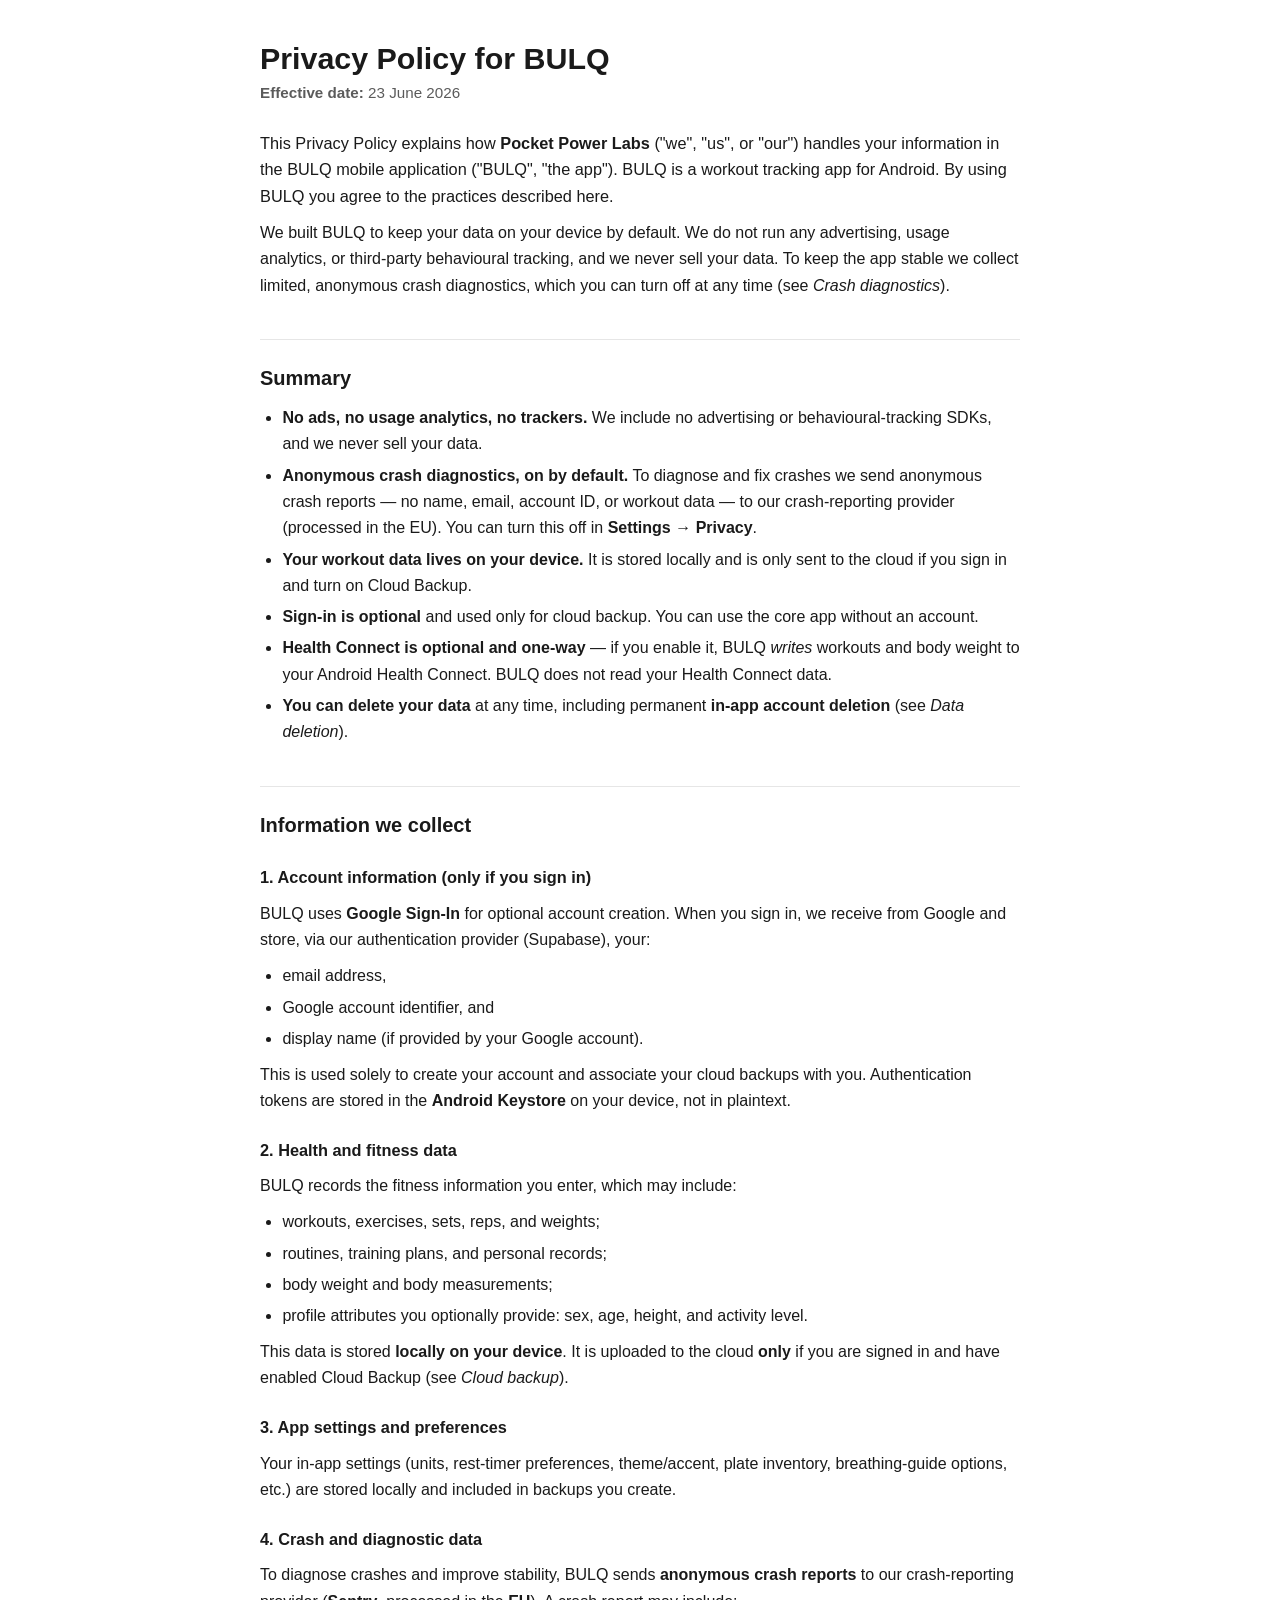
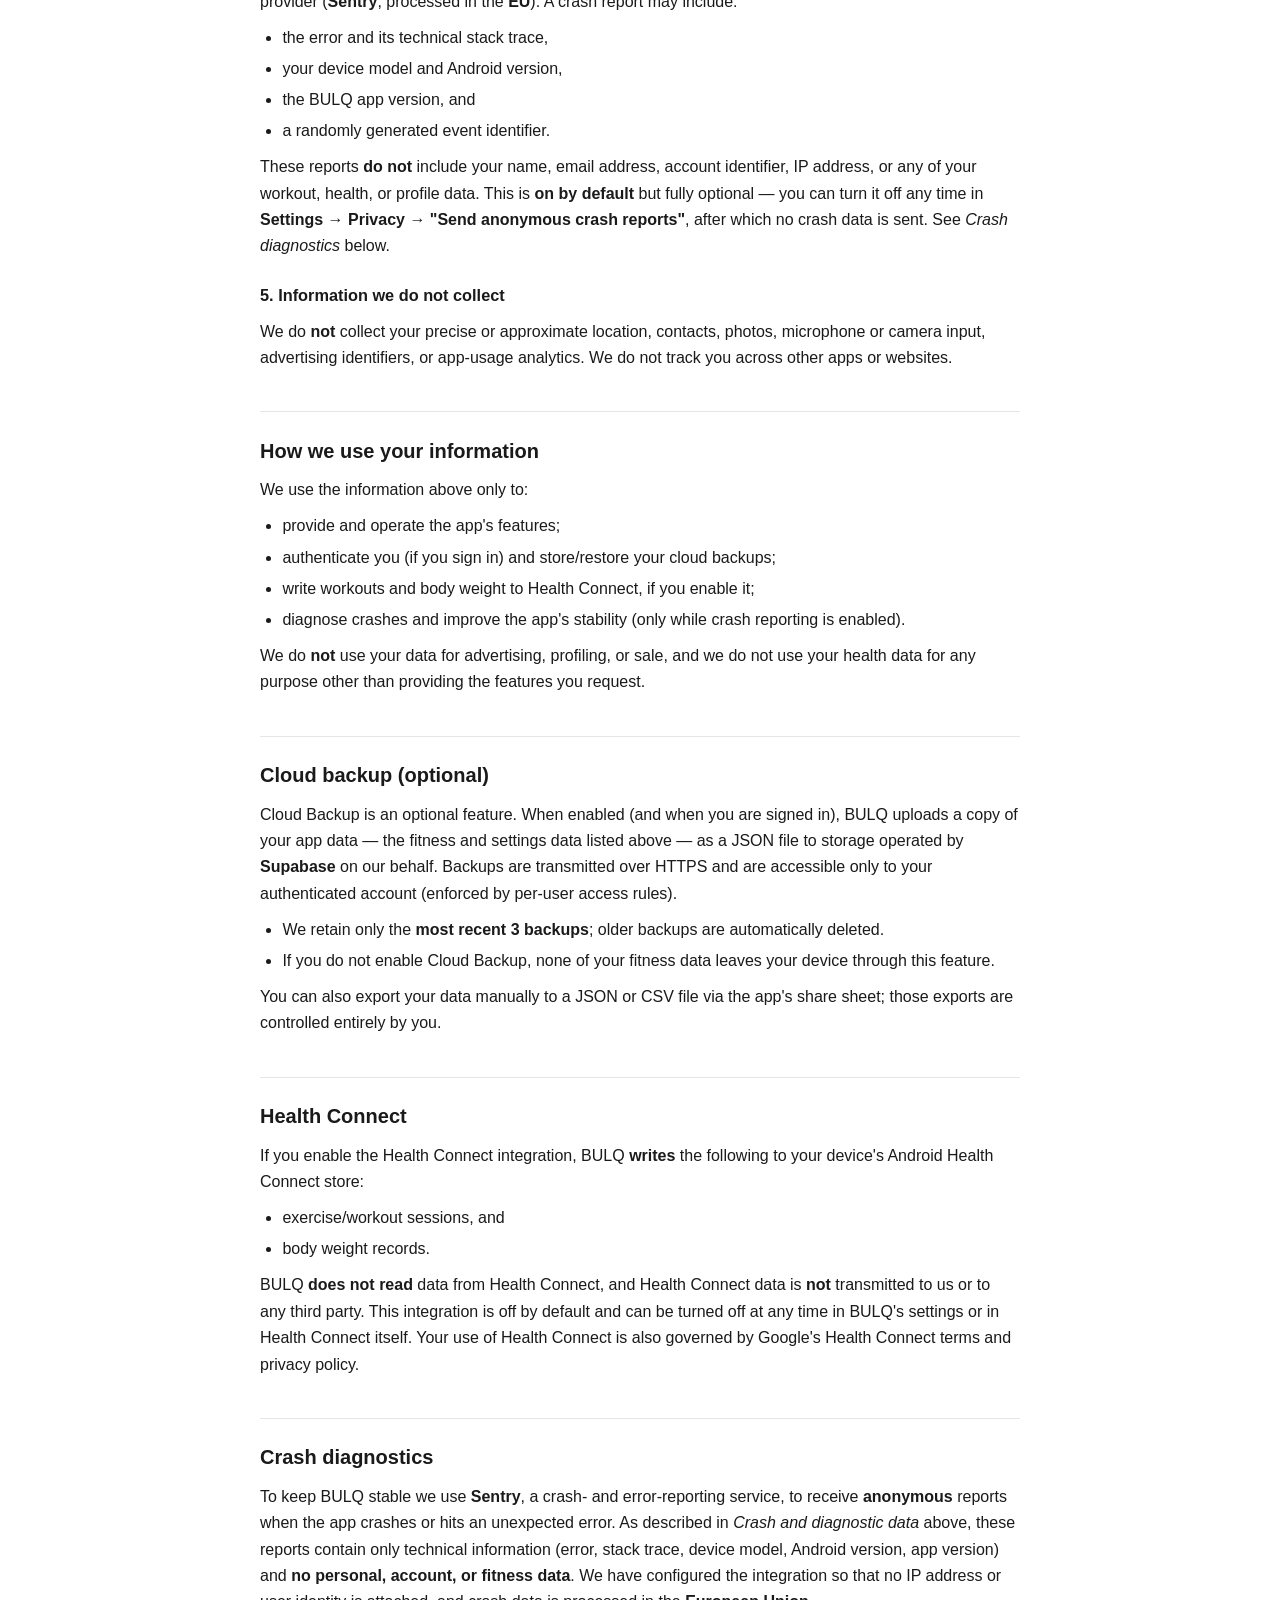
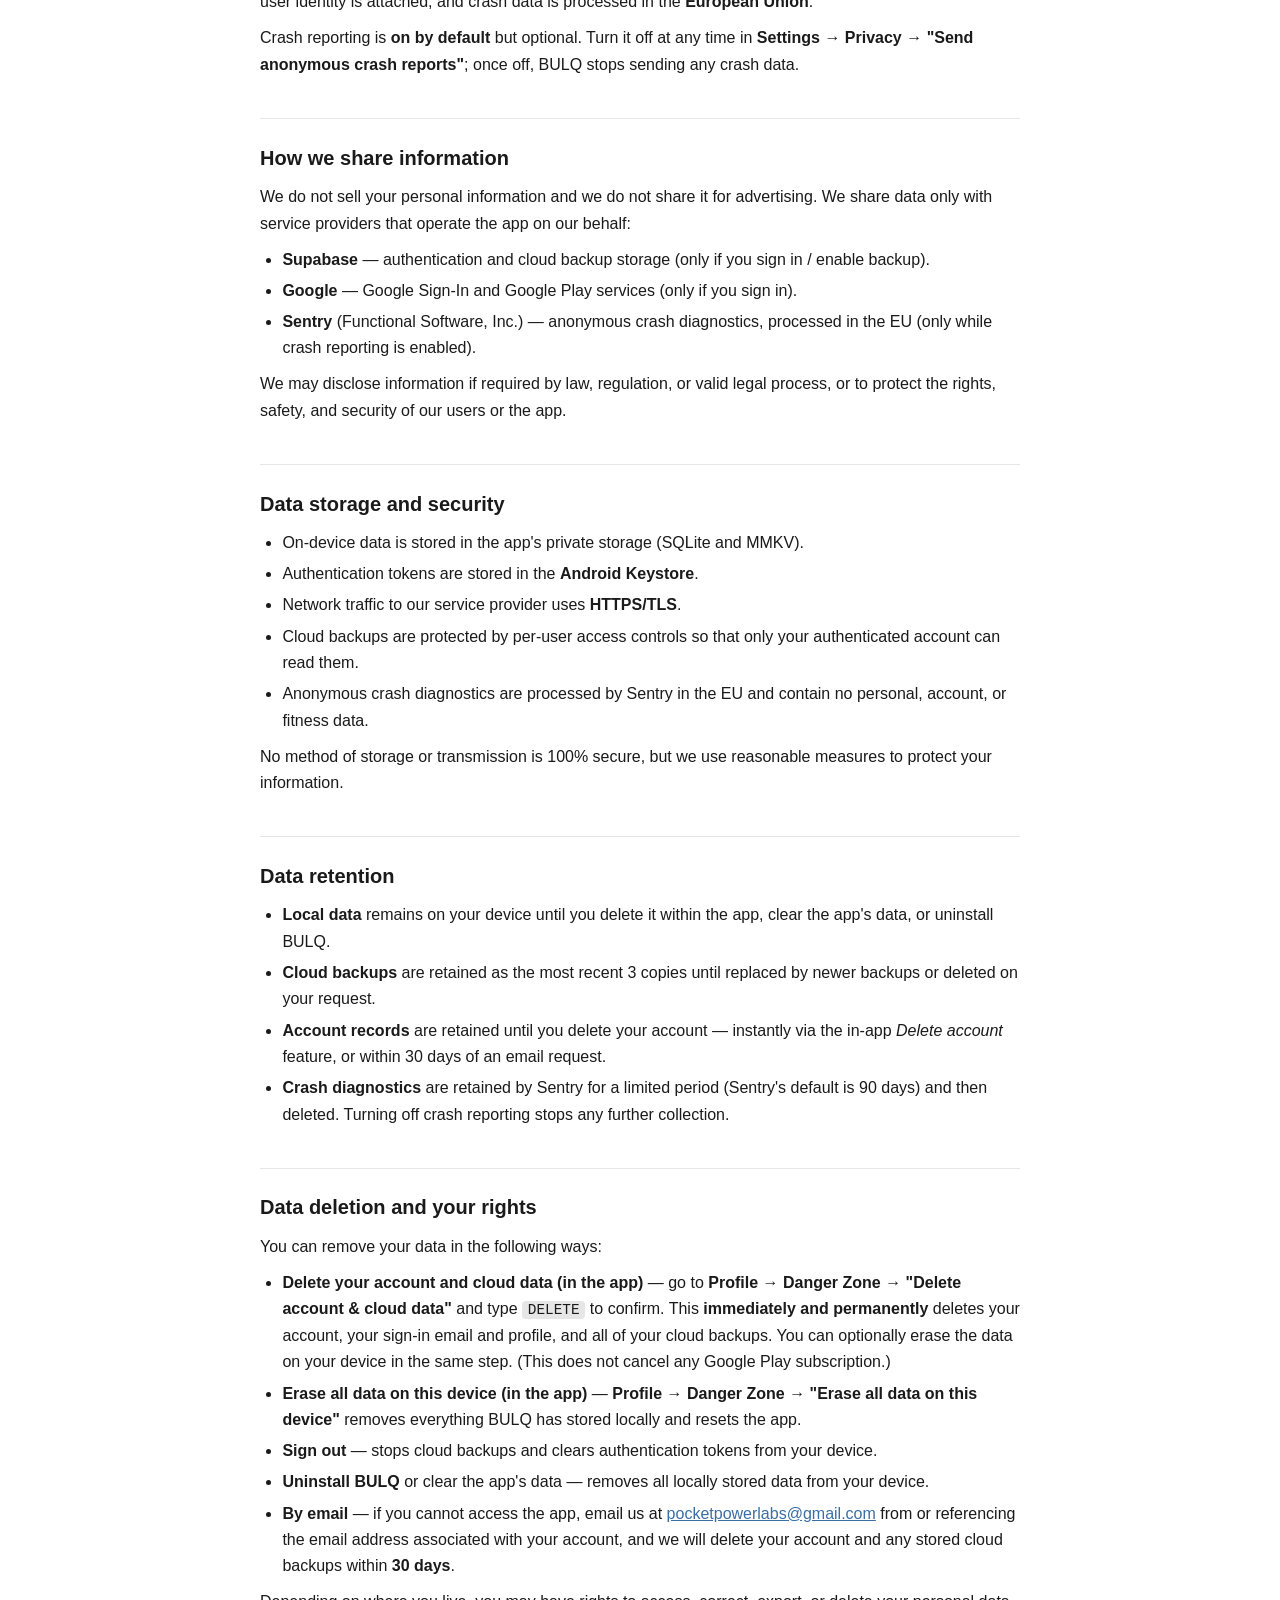
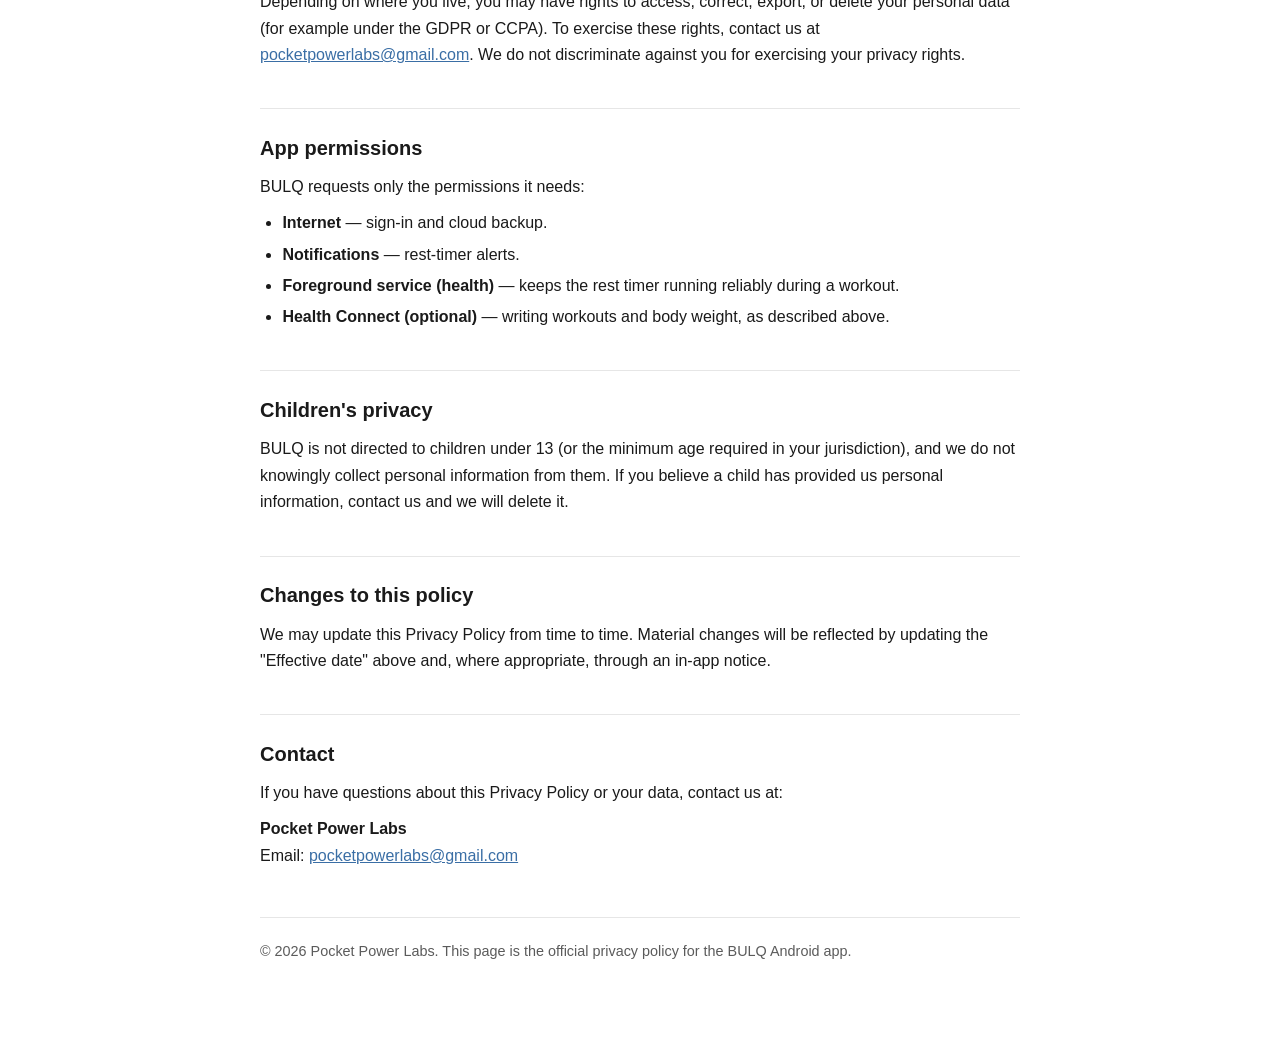
<file: index.html>
<!DOCTYPE html>
<html lang="en">
<head>
  <meta charset="utf-8" />
  <meta name="viewport" content="width=device-width, initial-scale=1" />
  <meta name="robots" content="index, follow" />
  <title>Privacy Policy — BULQ</title>
  <meta name="description" content="Privacy Policy for the BULQ workout tracking app for Android." />
  <style>
    :root {
      --bg: #ffffff;
      --fg: #1a1a1a;
      --muted: #5b5b5b;
      --rule: #e6e6e6;
      --accent: #6b8e23;
      --link: #3a6ea5;
      --maxw: 760px;
    }
    @media (prefers-color-scheme: dark) {
      :root {
        --bg: #14161a;
        --fg: #e6e6e6;
        --muted: #a0a4ab;
        --rule: #2a2e35;
        --accent: #a6c34c;
        --link: #7fb0e0;
      }
    }
    * { box-sizing: border-box; }
    html { -webkit-text-size-adjust: 100%; }
    body {
      margin: 0;
      background: var(--bg);
      color: var(--fg);
      font: 16px/1.65 -apple-system, BlinkMacSystemFont, "Segoe UI", Roboto, Helvetica, Arial, sans-serif;
      padding: 2.5rem 1.25rem 5rem;
    }
    main { max-width: var(--maxw); margin: 0 auto; }
    h1 { font-size: 1.9rem; line-height: 1.2; margin: 0 0 .25rem; }
    h2 {
      font-size: 1.25rem;
      margin: 2.5rem 0 .6rem;
      padding-top: 1.4rem;
      border-top: 1px solid var(--rule);
    }
    h3 { font-size: 1.02rem; margin: 1.4rem 0 .35rem; }
    p, ul { margin: .6rem 0; }
    ul { padding-left: 1.4rem; }
    li { margin: .3rem 0; }
    a { color: var(--link); }
    code {
      background: var(--rule);
      padding: .08em .4em;
      border-radius: 4px;
      font-family: ui-monospace, "SF Mono", Menlo, Consolas, monospace;
      font-size: .9em;
    }
    .effective { color: var(--muted); font-size: .95rem; margin: 0 0 1.5rem; }
    .intro { font-size: 1.02rem; }
    .accent { color: var(--accent); font-weight: 600; }
    footer {
      margin-top: 3rem;
      padding-top: 1.4rem;
      border-top: 1px solid var(--rule);
      color: var(--muted);
      font-size: .9rem;
    }
  </style>
</head>
<body>
<main>
  <h1>Privacy Policy for BULQ</h1>
  <p class="effective"><strong>Effective date:</strong> 23 June 2026</p>

  <p class="intro">This Privacy Policy explains how <strong>Pocket Power Labs</strong> ("we", "us", or "our")
  handles your information in the BULQ mobile application ("BULQ", "the app"). BULQ is a workout
  tracking app for Android. By using BULQ you agree to the practices described here.</p>

  <p>We built BULQ to keep your data on your device by default. We do not run any advertising,
  usage analytics, or third-party behavioural tracking, and we never sell your data. To keep the
  app stable we collect limited, anonymous crash diagnostics, which you can turn off at any time
  (see <em>Crash diagnostics</em>).</p>

  <h2>Summary</h2>
  <ul>
    <li><strong>No ads, no usage analytics, no trackers.</strong> We include no advertising or
      behavioural-tracking SDKs, and we never sell your data.</li>
    <li><strong>Anonymous crash diagnostics, on by default.</strong> To diagnose and fix crashes
      we send anonymous crash reports — no name, email, account ID, or workout data — to our
      crash-reporting provider (processed in the EU). You can turn this off in <strong>Settings →
      Privacy</strong>.</li>
    <li><strong>Your workout data lives on your device.</strong> It is stored locally and is only
      sent to the cloud if you sign in and turn on Cloud Backup.</li>
    <li><strong>Sign-in is optional</strong> and used only for cloud backup. You can use the core
      app without an account.</li>
    <li><strong>Health Connect is optional and one-way</strong> — if you enable it, BULQ
      <em>writes</em> workouts and body weight to your Android Health Connect. BULQ does not read
      your Health Connect data.</li>
    <li><strong>You can delete your data</strong> at any time, including permanent
      <strong>in-app account deletion</strong> (see <em>Data deletion</em>).</li>
  </ul>

  <h2>Information we collect</h2>

  <h3>1. Account information (only if you sign in)</h3>
  <p>BULQ uses <strong>Google Sign-In</strong> for optional account creation. When you sign in,
  we receive from Google and store, via our authentication provider (Supabase), your:</p>
  <ul>
    <li>email address,</li>
    <li>Google account identifier, and</li>
    <li>display name (if provided by your Google account).</li>
  </ul>
  <p>This is used solely to create your account and associate your cloud backups with you.
  Authentication tokens are stored in the <strong>Android Keystore</strong> on your device, not in
  plaintext.</p>

  <h3>2. Health and fitness data</h3>
  <p>BULQ records the fitness information you enter, which may include:</p>
  <ul>
    <li>workouts, exercises, sets, reps, and weights;</li>
    <li>routines, training plans, and personal records;</li>
    <li>body weight and body measurements;</li>
    <li>profile attributes you optionally provide: sex, age, height, and activity level.</li>
  </ul>
  <p>This data is stored <strong>locally on your device</strong>. It is uploaded to the cloud
  <strong>only</strong> if you are signed in and have enabled Cloud Backup (see
  <em>Cloud backup</em>).</p>

  <h3>3. App settings and preferences</h3>
  <p>Your in-app settings (units, rest-timer preferences, theme/accent, plate inventory,
  breathing-guide options, etc.) are stored locally and included in backups you create.</p>

  <h3>4. Crash and diagnostic data</h3>
  <p>To diagnose crashes and improve stability, BULQ sends <strong>anonymous crash reports</strong>
  to our crash-reporting provider (<strong>Sentry</strong>, processed in the <strong>EU</strong>).
  A crash report may include:</p>
  <ul>
    <li>the error and its technical stack trace,</li>
    <li>your device model and Android version,</li>
    <li>the BULQ app version, and</li>
    <li>a randomly generated event identifier.</li>
  </ul>
  <p>These reports <strong>do not</strong> include your name, email address, account identifier, IP
  address, or any of your workout, health, or profile data. This is <strong>on by default</strong>
  but fully optional — you can turn it off any time in <strong>Settings → Privacy → "Send anonymous
  crash reports"</strong>, after which no crash data is sent. See <em>Crash diagnostics</em> below.</p>

  <h3>5. Information we do <strong>not</strong> collect</h3>
  <p>We do <strong>not</strong> collect your precise or approximate location, contacts, photos,
  microphone or camera input, advertising identifiers, or app-usage analytics. We do not track you
  across other apps or websites.</p>

  <h2>How we use your information</h2>
  <p>We use the information above only to:</p>
  <ul>
    <li>provide and operate the app's features;</li>
    <li>authenticate you (if you sign in) and store/restore your cloud backups;</li>
    <li>write workouts and body weight to Health Connect, if you enable it;</li>
    <li>diagnose crashes and improve the app's stability (only while crash reporting is enabled).</li>
  </ul>
  <p>We do <strong>not</strong> use your data for advertising, profiling, or sale, and we do not
  use your health data for any purpose other than providing the features you request.</p>

  <h2>Cloud backup (optional)</h2>
  <p>Cloud Backup is an optional feature. When enabled (and when you are signed in), BULQ uploads a
  copy of your app data — the fitness and settings data listed above — as a JSON file to storage
  operated by <strong>Supabase</strong> on our behalf. Backups are transmitted over HTTPS and are
  accessible only to your authenticated account (enforced by per-user access rules).</p>
  <ul>
    <li>We retain only the <strong>most recent 3 backups</strong>; older backups are automatically
      deleted.</li>
    <li>If you do not enable Cloud Backup, none of your fitness data leaves your device through this
      feature.</li>
  </ul>
  <p>You can also export your data manually to a JSON or CSV file via the app's share sheet; those
  exports are controlled entirely by you.</p>

  <h2>Health Connect</h2>
  <p>If you enable the Health Connect integration, BULQ <strong>writes</strong> the following to
  your device's Android Health Connect store:</p>
  <ul>
    <li>exercise/workout sessions, and</li>
    <li>body weight records.</li>
  </ul>
  <p>BULQ <strong>does not read</strong> data from Health Connect, and Health Connect data is
  <strong>not</strong> transmitted to us or to any third party. This integration is off by default
  and can be turned off at any time in BULQ's settings or in Health Connect itself. Your use of
  Health Connect is also governed by Google's Health Connect terms and privacy policy.</p>

  <h2>Crash diagnostics</h2>
  <p>To keep BULQ stable we use <strong>Sentry</strong>, a crash- and error-reporting service, to
  receive <strong>anonymous</strong> reports when the app crashes or hits an unexpected error. As
  described in <em>Crash and diagnostic data</em> above, these reports contain only technical
  information (error, stack trace, device model, Android version, app version) and <strong>no
  personal, account, or fitness data</strong>. We have configured the integration so that no IP
  address or user identity is attached, and crash data is processed in the
  <strong>European Union</strong>.</p>
  <p>Crash reporting is <strong>on by default</strong> but optional. Turn it off at any time in
  <strong>Settings → Privacy → "Send anonymous crash reports"</strong>; once off, BULQ stops sending
  any crash data.</p>

  <h2>How we share information</h2>
  <p>We do not sell your personal information and we do not share it for advertising. We share data
  only with service providers that operate the app on our behalf:</p>
  <ul>
    <li><strong>Supabase</strong> — authentication and cloud backup storage (only if you sign in /
      enable backup).</li>
    <li><strong>Google</strong> — Google Sign-In and Google Play services (only if you sign in).</li>
    <li><strong>Sentry</strong> (Functional Software, Inc.) — anonymous crash diagnostics, processed
      in the EU (only while crash reporting is enabled).</li>
  </ul>
  <p>We may disclose information if required by law, regulation, or valid legal process, or to
  protect the rights, safety, and security of our users or the app.</p>

  <h2>Data storage and security</h2>
  <ul>
    <li>On-device data is stored in the app's private storage (SQLite and MMKV).</li>
    <li>Authentication tokens are stored in the <strong>Android Keystore</strong>.</li>
    <li>Network traffic to our service provider uses <strong>HTTPS/TLS</strong>.</li>
    <li>Cloud backups are protected by per-user access controls so that only your authenticated
      account can read them.</li>
    <li>Anonymous crash diagnostics are processed by Sentry in the EU and contain no personal,
      account, or fitness data.</li>
  </ul>
  <p>No method of storage or transmission is 100% secure, but we use reasonable measures to protect
  your information.</p>

  <h2>Data retention</h2>
  <ul>
    <li><strong>Local data</strong> remains on your device until you delete it within the app, clear
      the app's data, or uninstall BULQ.</li>
    <li><strong>Cloud backups</strong> are retained as the most recent 3 copies until replaced by
      newer backups or deleted on your request.</li>
    <li><strong>Account records</strong> are retained until you delete your account — instantly via
      the in-app <em>Delete account</em> feature, or within 30 days of an email request.</li>
    <li><strong>Crash diagnostics</strong> are retained by Sentry for a limited period (Sentry's
      default is 90 days) and then deleted. Turning off crash reporting stops any further
      collection.</li>
  </ul>

  <h2>Data deletion and your rights</h2>
  <p>You can remove your data in the following ways:</p>
  <ul>
    <li><strong>Delete your account and cloud data (in the app)</strong> — go to
      <strong>Profile → Danger Zone → "Delete account &amp; cloud data"</strong> and type
      <code>DELETE</code> to confirm. This <strong>immediately and permanently</strong> deletes your
      account, your sign-in email and profile, and all of your cloud backups. You can optionally
      erase the data on your device in the same step. (This does not cancel any Google Play
      subscription.)</li>
    <li><strong>Erase all data on this device (in the app)</strong> —
      <strong>Profile → Danger Zone → "Erase all data on this device"</strong> removes everything
      BULQ has stored locally and resets the app.</li>
    <li><strong>Sign out</strong> — stops cloud backups and clears authentication tokens from your
      device.</li>
    <li><strong>Uninstall BULQ</strong> or clear the app's data — removes all locally stored data
      from your device.</li>
    <li><strong>By email</strong> — if you cannot access the app, email us at
      <a href="mailto:pocketpowerlabs@gmail.com">pocketpowerlabs@gmail.com</a> from or referencing the email address
      associated with your account, and we will delete your account and any stored cloud backups
      within <strong>30 days</strong>.</li>
  </ul>
  <p>Depending on where you live, you may have rights to access, correct, export, or delete your
  personal data (for example under the GDPR or CCPA). To exercise these rights, contact us at
  <a href="mailto:pocketpowerlabs@gmail.com">pocketpowerlabs@gmail.com</a>. We do not discriminate against you for
  exercising your privacy rights.</p>

  <h2>App permissions</h2>
  <p>BULQ requests only the permissions it needs:</p>
  <ul>
    <li><strong>Internet</strong> — sign-in and cloud backup.</li>
    <li><strong>Notifications</strong> — rest-timer alerts.</li>
    <li><strong>Foreground service (health)</strong> — keeps the rest timer running reliably during
      a workout.</li>
    <li><strong>Health Connect (optional)</strong> — writing workouts and body weight, as described
      above.</li>
  </ul>

  <h2>Children's privacy</h2>
  <p>BULQ is not directed to children under 13 (or the minimum age required in your jurisdiction),
  and we do not knowingly collect personal information from them. If you believe a child has provided
  us personal information, contact us and we will delete it.</p>

  <h2>Changes to this policy</h2>
  <p>We may update this Privacy Policy from time to time. Material changes will be reflected by
  updating the "Effective date" above and, where appropriate, through an in-app notice.</p>

  <h2>Contact</h2>
  <p>If you have questions about this Privacy Policy or your data, contact us at:</p>
  <p><strong>Pocket Power Labs</strong><br />
  Email: <a href="mailto:pocketpowerlabs@gmail.com">pocketpowerlabs@gmail.com</a></p>

  <footer>
    © 2026 Pocket Power Labs. This page is the official privacy policy for the BULQ Android app.
  </footer>
</main>
</body>
</html>
</file>
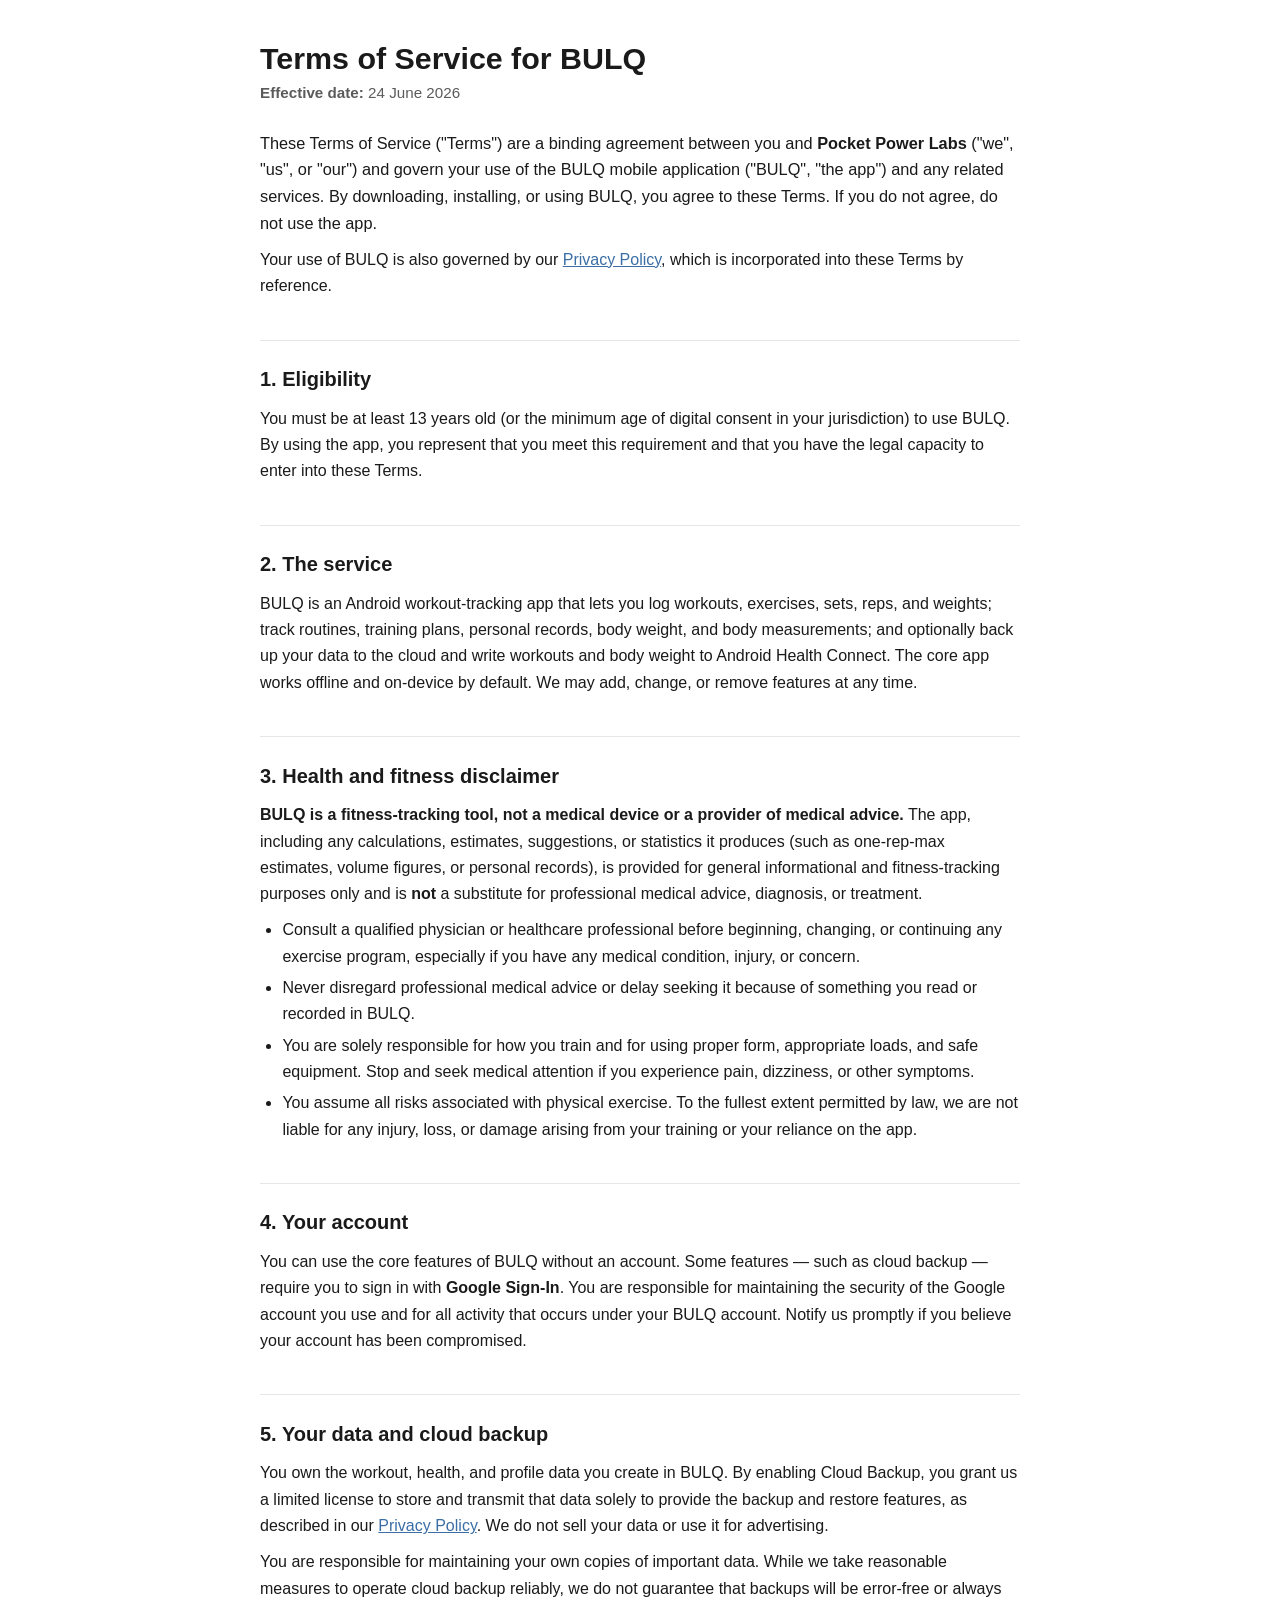
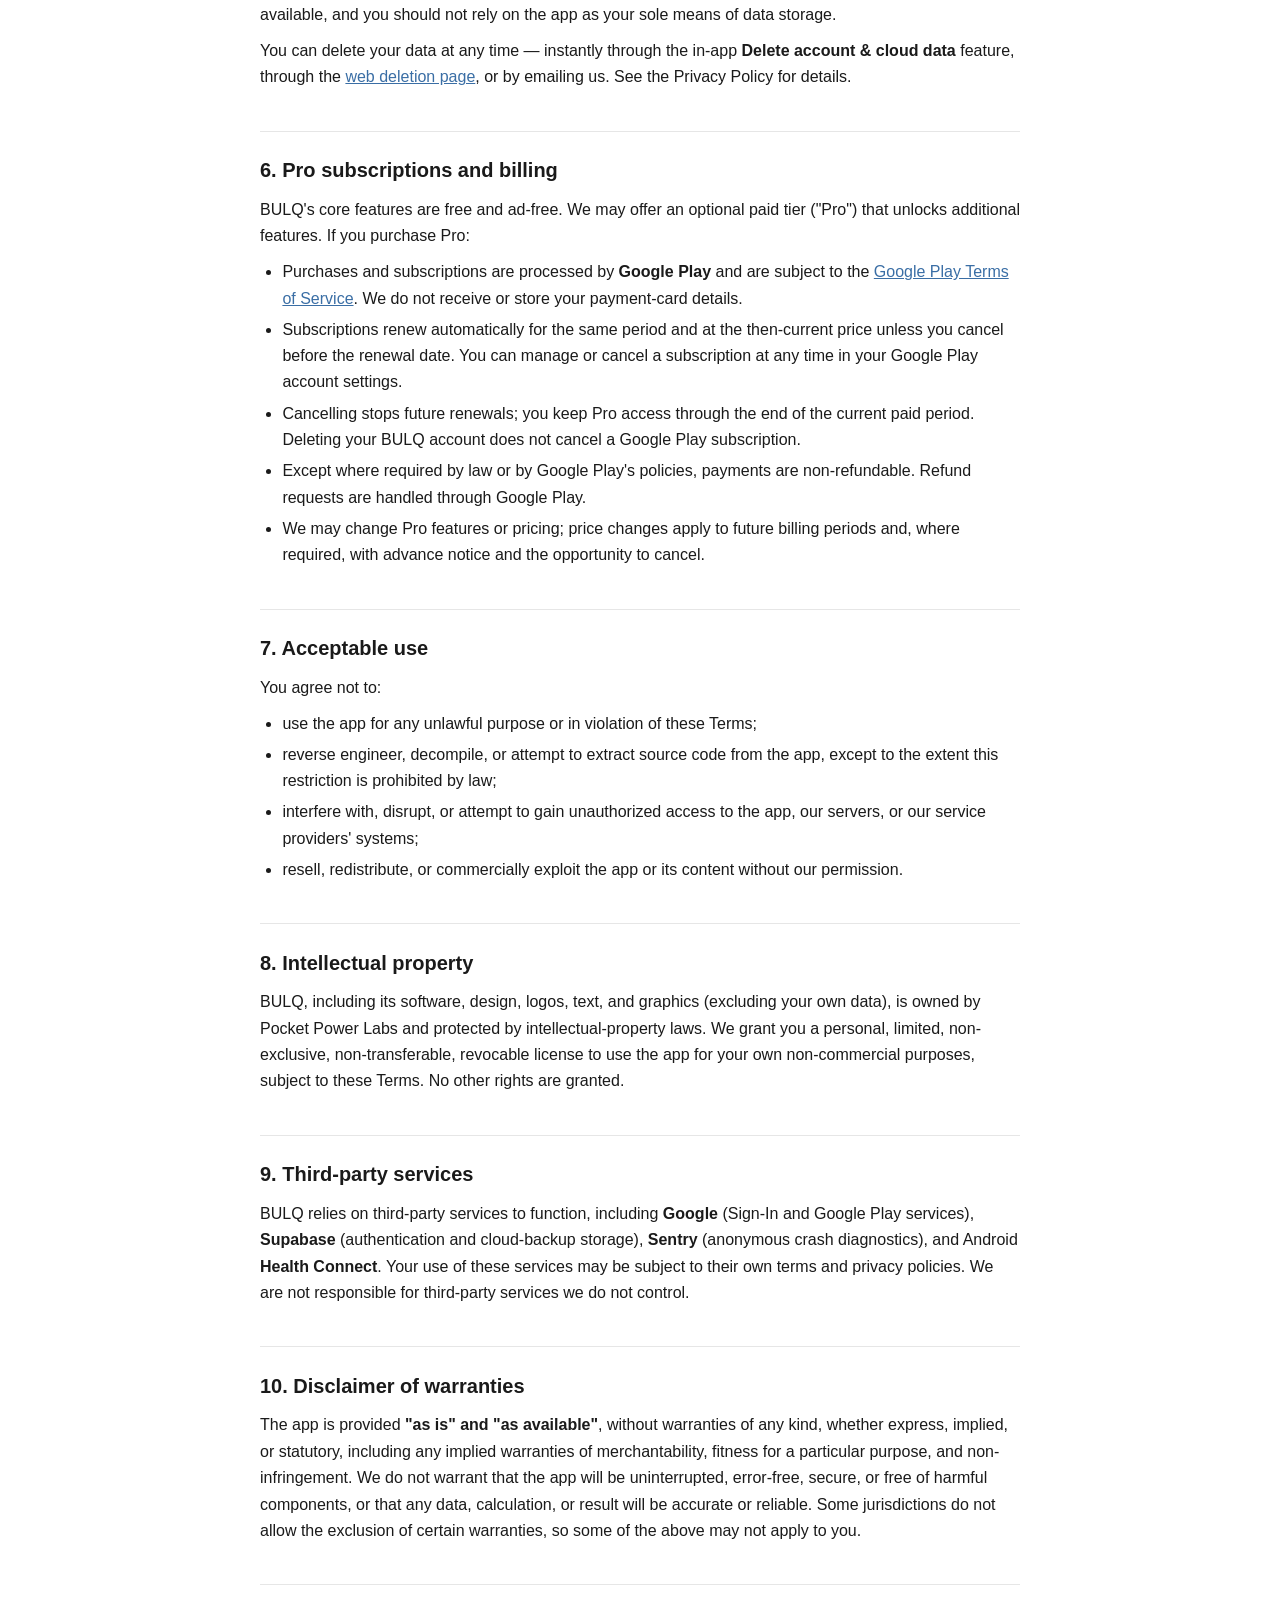
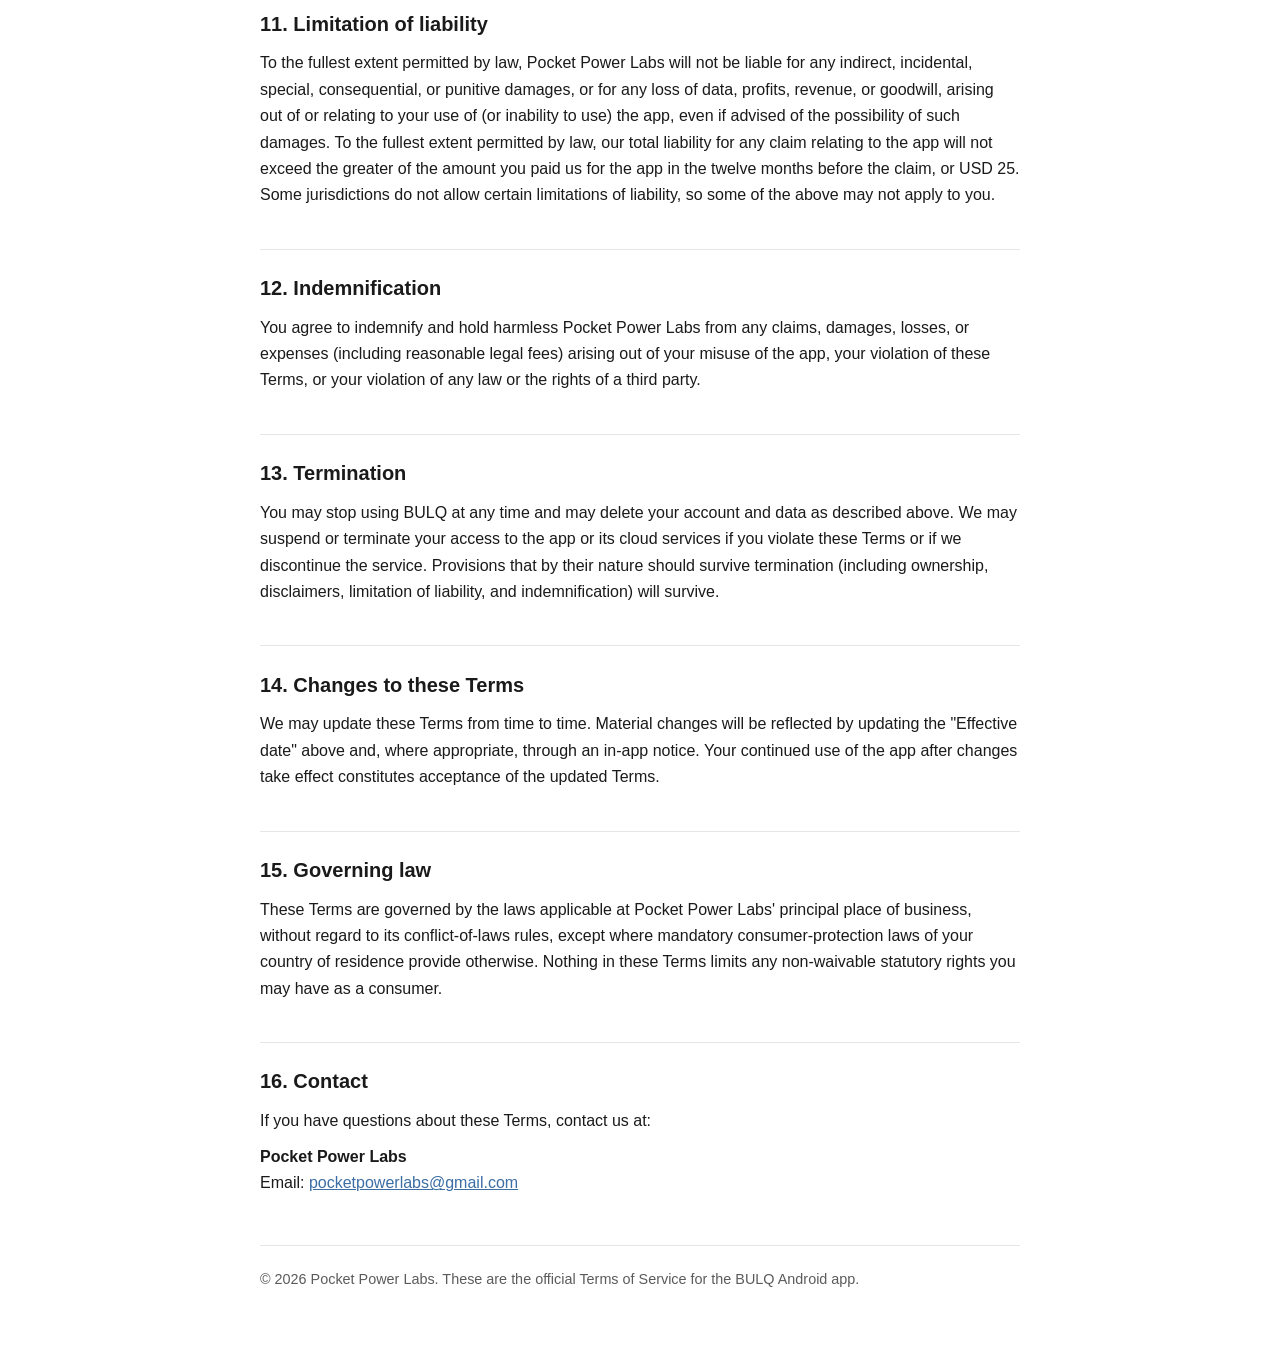
<file: terms-of-service.html>
<!DOCTYPE html>
<html lang="en">
<head>
  <meta charset="utf-8" />
  <meta name="viewport" content="width=device-width, initial-scale=1" />
  <meta name="robots" content="index, follow" />
  <title>Terms of Service — BULQ</title>
  <meta name="description" content="Terms of Service for the BULQ workout tracking app for Android." />
  <style>
    :root {
      --bg: #ffffff;
      --fg: #1a1a1a;
      --muted: #5b5b5b;
      --rule: #e6e6e6;
      --accent: #6b8e23;
      --link: #3a6ea5;
      --maxw: 760px;
    }
    @media (prefers-color-scheme: dark) {
      :root {
        --bg: #14161a;
        --fg: #e6e6e6;
        --muted: #a0a4ab;
        --rule: #2a2e35;
        --accent: #a6c34c;
        --link: #7fb0e0;
      }
    }
    * { box-sizing: border-box; }
    html { -webkit-text-size-adjust: 100%; }
    body {
      margin: 0;
      background: var(--bg);
      color: var(--fg);
      font: 16px/1.65 -apple-system, BlinkMacSystemFont, "Segoe UI", Roboto, Helvetica, Arial, sans-serif;
      padding: 2.5rem 1.25rem 5rem;
    }
    main { max-width: var(--maxw); margin: 0 auto; }
    h1 { font-size: 1.9rem; line-height: 1.2; margin: 0 0 .25rem; }
    h2 {
      font-size: 1.25rem;
      margin: 2.5rem 0 .6rem;
      padding-top: 1.4rem;
      border-top: 1px solid var(--rule);
    }
    h3 { font-size: 1.02rem; margin: 1.4rem 0 .35rem; }
    p, ul { margin: .6rem 0; }
    ul { padding-left: 1.4rem; }
    li { margin: .3rem 0; }
    a { color: var(--link); }
    code {
      background: var(--rule);
      padding: .08em .4em;
      border-radius: 4px;
      font-family: ui-monospace, "SF Mono", Menlo, Consolas, monospace;
      font-size: .9em;
    }
    .effective { color: var(--muted); font-size: .95rem; margin: 0 0 1.5rem; }
    .intro { font-size: 1.02rem; }
    .accent { color: var(--accent); font-weight: 600; }
    footer {
      margin-top: 3rem;
      padding-top: 1.4rem;
      border-top: 1px solid var(--rule);
      color: var(--muted);
      font-size: .9rem;
    }
  </style>
</head>
<body>
<main>
  <h1>Terms of Service for BULQ</h1>
  <p class="effective"><strong>Effective date:</strong> 24 June 2026</p>

  <p class="intro">These Terms of Service ("Terms") are a binding agreement between you and
  <strong>Pocket Power Labs</strong> ("we", "us", or "our") and govern your use of the BULQ mobile
  application ("BULQ", "the app") and any related services. By downloading, installing, or using
  BULQ, you agree to these Terms. If you do not agree, do not use the app.</p>

  <p>Your use of BULQ is also governed by our
  <a href="https://pocketpowerlabs.github.io/BULQ/">Privacy Policy</a>, which is incorporated into
  these Terms by reference.</p>

  <h2>1. Eligibility</h2>
  <p>You must be at least 13 years old (or the minimum age of digital consent in your jurisdiction)
  to use BULQ. By using the app, you represent that you meet this requirement and that you have the
  legal capacity to enter into these Terms.</p>

  <h2>2. The service</h2>
  <p>BULQ is an Android workout-tracking app that lets you log workouts, exercises, sets, reps, and
  weights; track routines, training plans, personal records, body weight, and body measurements; and
  optionally back up your data to the cloud and write workouts and body weight to Android Health
  Connect. The core app works offline and on-device by default. We may add, change, or remove
  features at any time.</p>

  <h2>3. Health and fitness disclaimer</h2>
  <p><strong>BULQ is a fitness-tracking tool, not a medical device or a provider of medical
  advice.</strong> The app, including any calculations, estimates, suggestions, or statistics it
  produces (such as one-rep-max estimates, volume figures, or personal records), is provided for
  general informational and fitness-tracking purposes only and is <strong>not</strong> a substitute
  for professional medical advice, diagnosis, or treatment.</p>
  <ul>
    <li>Consult a qualified physician or healthcare professional before beginning, changing, or
      continuing any exercise program, especially if you have any medical condition, injury, or
      concern.</li>
    <li>Never disregard professional medical advice or delay seeking it because of something you
      read or recorded in BULQ.</li>
    <li>You are solely responsible for how you train and for using proper form, appropriate loads,
      and safe equipment. Stop and seek medical attention if you experience pain, dizziness, or
      other symptoms.</li>
    <li>You assume all risks associated with physical exercise. To the fullest extent permitted by
      law, we are not liable for any injury, loss, or damage arising from your training or your
      reliance on the app.</li>
  </ul>

  <h2>4. Your account</h2>
  <p>You can use the core features of BULQ without an account. Some features — such as cloud backup —
  require you to sign in with <strong>Google Sign-In</strong>. You are responsible for maintaining
  the security of the Google account you use and for all activity that occurs under your BULQ
  account. Notify us promptly if you believe your account has been compromised.</p>

  <h2>5. Your data and cloud backup</h2>
  <p>You own the workout, health, and profile data you create in BULQ. By enabling Cloud Backup, you
  grant us a limited license to store and transmit that data solely to provide the backup and
  restore features, as described in our
  <a href="https://pocketpowerlabs.github.io/BULQ/">Privacy Policy</a>. We do not sell your data or
  use it for advertising.</p>
  <p>You are responsible for maintaining your own copies of important data. While we take reasonable
  measures to operate cloud backup reliably, we do not guarantee that backups will be error-free or
  always available, and you should not rely on the app as your sole means of data storage.</p>
  <p>You can delete your data at any time — instantly through the in-app
  <strong>Delete account &amp; cloud data</strong> feature, through the
  <a href="https://pocketpowerlabs.github.io/BULQ/delete-data.html">web deletion page</a>, or by
  emailing us. See the Privacy Policy for details.</p>

  <h2>6. Pro subscriptions and billing</h2>
  <p>BULQ's core features are free and ad-free. We may offer an optional paid tier ("Pro") that
  unlocks additional features. If you purchase Pro:</p>
  <ul>
    <li>Purchases and subscriptions are processed by <strong>Google Play</strong> and are subject to
      the <a href="https://play.google.com/about/play-terms/">Google Play Terms of Service</a>. We do
      not receive or store your payment-card details.</li>
    <li>Subscriptions renew automatically for the same period and at the then-current price unless you
      cancel before the renewal date. You can manage or cancel a subscription at any time in your
      Google Play account settings.</li>
    <li>Cancelling stops future renewals; you keep Pro access through the end of the current paid
      period. Deleting your BULQ account does not cancel a Google Play subscription.</li>
    <li>Except where required by law or by Google Play's policies, payments are non-refundable.
      Refund requests are handled through Google Play.</li>
    <li>We may change Pro features or pricing; price changes apply to future billing periods and,
      where required, with advance notice and the opportunity to cancel.</li>
  </ul>

  <h2>7. Acceptable use</h2>
  <p>You agree not to:</p>
  <ul>
    <li>use the app for any unlawful purpose or in violation of these Terms;</li>
    <li>reverse engineer, decompile, or attempt to extract source code from the app, except to the
      extent this restriction is prohibited by law;</li>
    <li>interfere with, disrupt, or attempt to gain unauthorized access to the app, our servers, or
      our service providers' systems;</li>
    <li>resell, redistribute, or commercially exploit the app or its content without our permission.</li>
  </ul>

  <h2>8. Intellectual property</h2>
  <p>BULQ, including its software, design, logos, text, and graphics (excluding your own data), is
  owned by Pocket Power Labs and protected by intellectual-property laws. We grant you a personal,
  limited, non-exclusive, non-transferable, revocable license to use the app for your own
  non-commercial purposes, subject to these Terms. No other rights are granted.</p>

  <h2>9. Third-party services</h2>
  <p>BULQ relies on third-party services to function, including <strong>Google</strong> (Sign-In and
  Google Play services), <strong>Supabase</strong> (authentication and cloud-backup storage),
  <strong>Sentry</strong> (anonymous crash diagnostics), and Android <strong>Health Connect</strong>.
  Your use of these services may be subject to their own terms and privacy policies. We are not
  responsible for third-party services we do not control.</p>

  <h2>10. Disclaimer of warranties</h2>
  <p>The app is provided <strong>"as is" and "as available"</strong>, without warranties of any kind,
  whether express, implied, or statutory, including any implied warranties of merchantability,
  fitness for a particular purpose, and non-infringement. We do not warrant that the app will be
  uninterrupted, error-free, secure, or free of harmful components, or that any data, calculation, or
  result will be accurate or reliable. Some jurisdictions do not allow the exclusion of certain
  warranties, so some of the above may not apply to you.</p>

  <h2>11. Limitation of liability</h2>
  <p>To the fullest extent permitted by law, Pocket Power Labs will not be liable for any indirect,
  incidental, special, consequential, or punitive damages, or for any loss of data, profits,
  revenue, or goodwill, arising out of or relating to your use of (or inability to use) the app, even
  if advised of the possibility of such damages. To the fullest extent permitted by law, our total
  liability for any claim relating to the app will not exceed the greater of the amount you paid us
  for the app in the twelve months before the claim, or USD 25. Some jurisdictions do not allow
  certain limitations of liability, so some of the above may not apply to you.</p>

  <h2>12. Indemnification</h2>
  <p>You agree to indemnify and hold harmless Pocket Power Labs from any claims, damages, losses, or
  expenses (including reasonable legal fees) arising out of your misuse of the app, your violation of
  these Terms, or your violation of any law or the rights of a third party.</p>

  <h2>13. Termination</h2>
  <p>You may stop using BULQ at any time and may delete your account and data as described above. We
  may suspend or terminate your access to the app or its cloud services if you violate these Terms or
  if we discontinue the service. Provisions that by their nature should survive termination
  (including ownership, disclaimers, limitation of liability, and indemnification) will survive.</p>

  <h2>14. Changes to these Terms</h2>
  <p>We may update these Terms from time to time. Material changes will be reflected by updating the
  "Effective date" above and, where appropriate, through an in-app notice. Your continued use of the
  app after changes take effect constitutes acceptance of the updated Terms.</p>

  <h2>15. Governing law</h2>
  <p>These Terms are governed by the laws applicable at Pocket Power Labs' principal place of
  business, without regard to its conflict-of-laws rules, except where mandatory consumer-protection
  laws of your country of residence provide otherwise. Nothing in these Terms limits any
  non-waivable statutory rights you may have as a consumer.</p>

  <h2>16. Contact</h2>
  <p>If you have questions about these Terms, contact us at:</p>
  <p><strong>Pocket Power Labs</strong><br />
  Email: <a href="mailto:pocketpowerlabs@gmail.com">pocketpowerlabs@gmail.com</a></p>

  <footer>
    © 2026 Pocket Power Labs. These are the official Terms of Service for the BULQ Android app.
  </footer>
</main>
</body>
</html>
</file>
